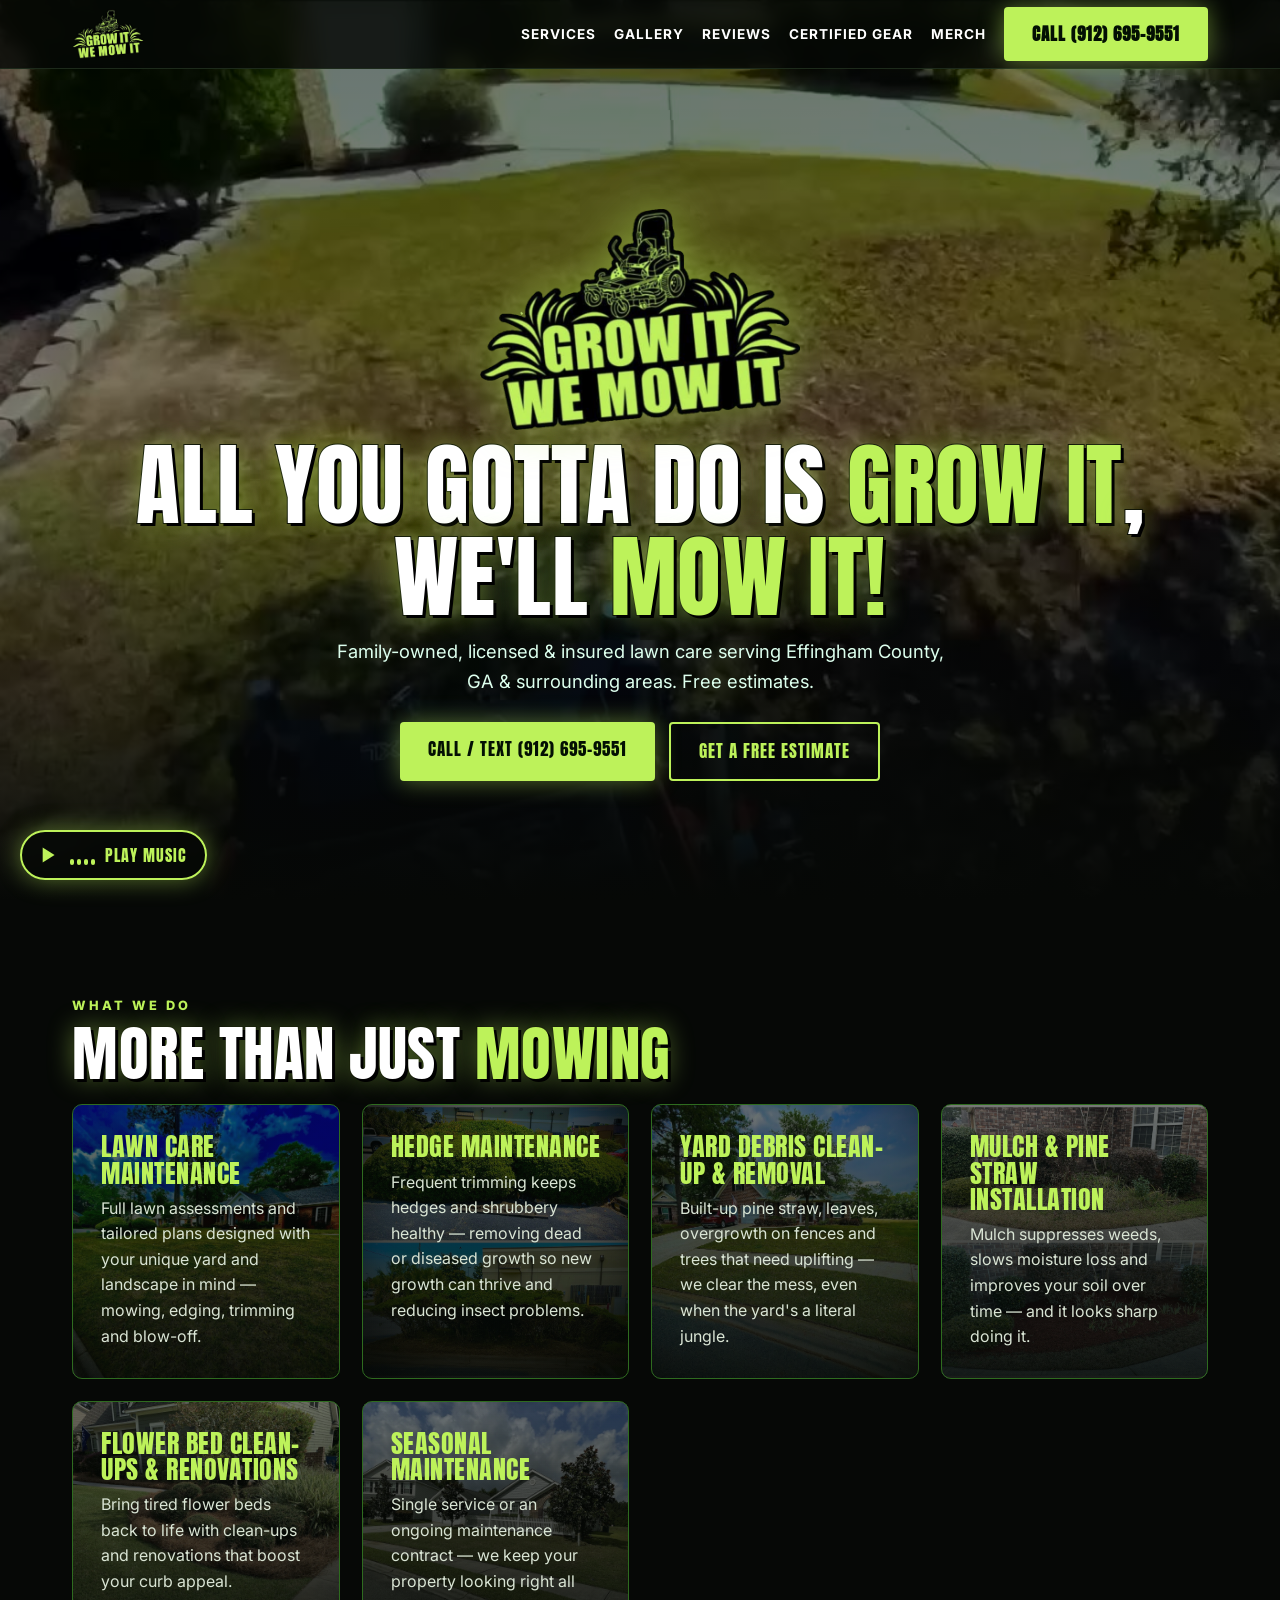
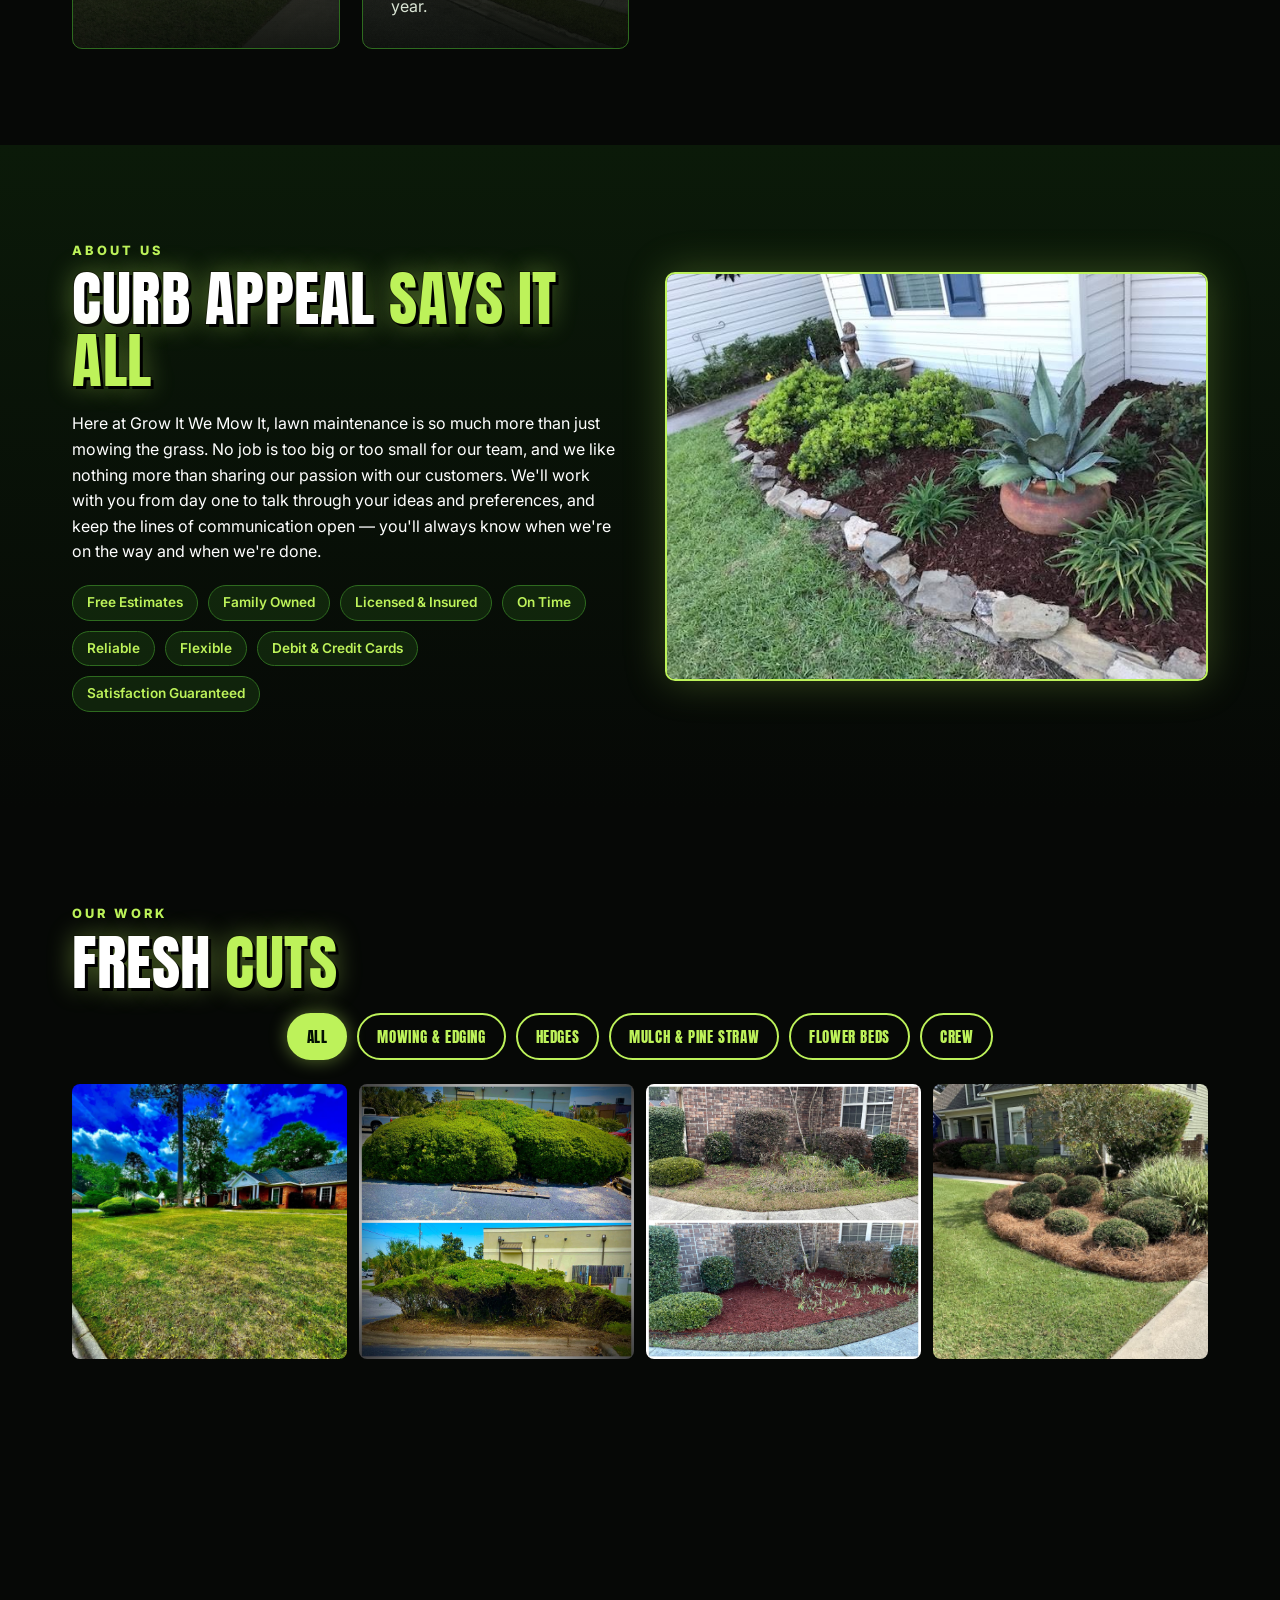
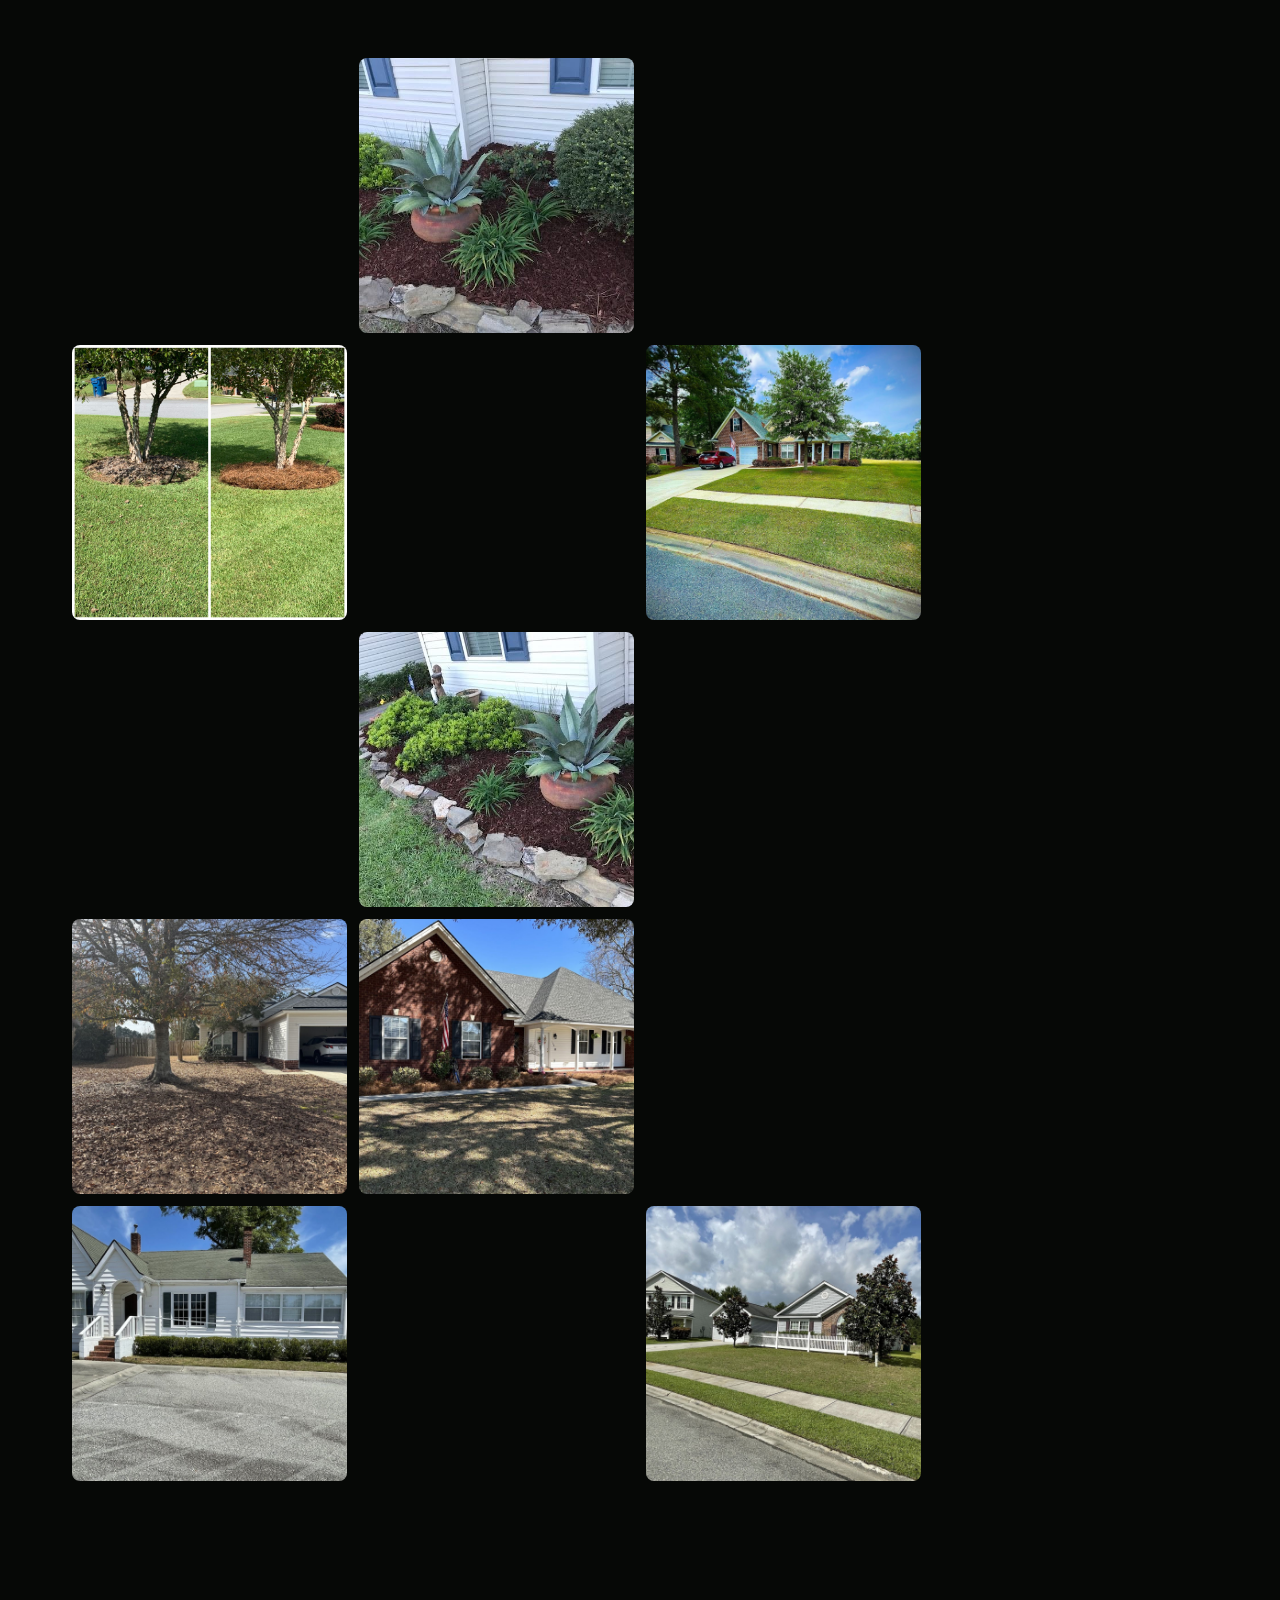
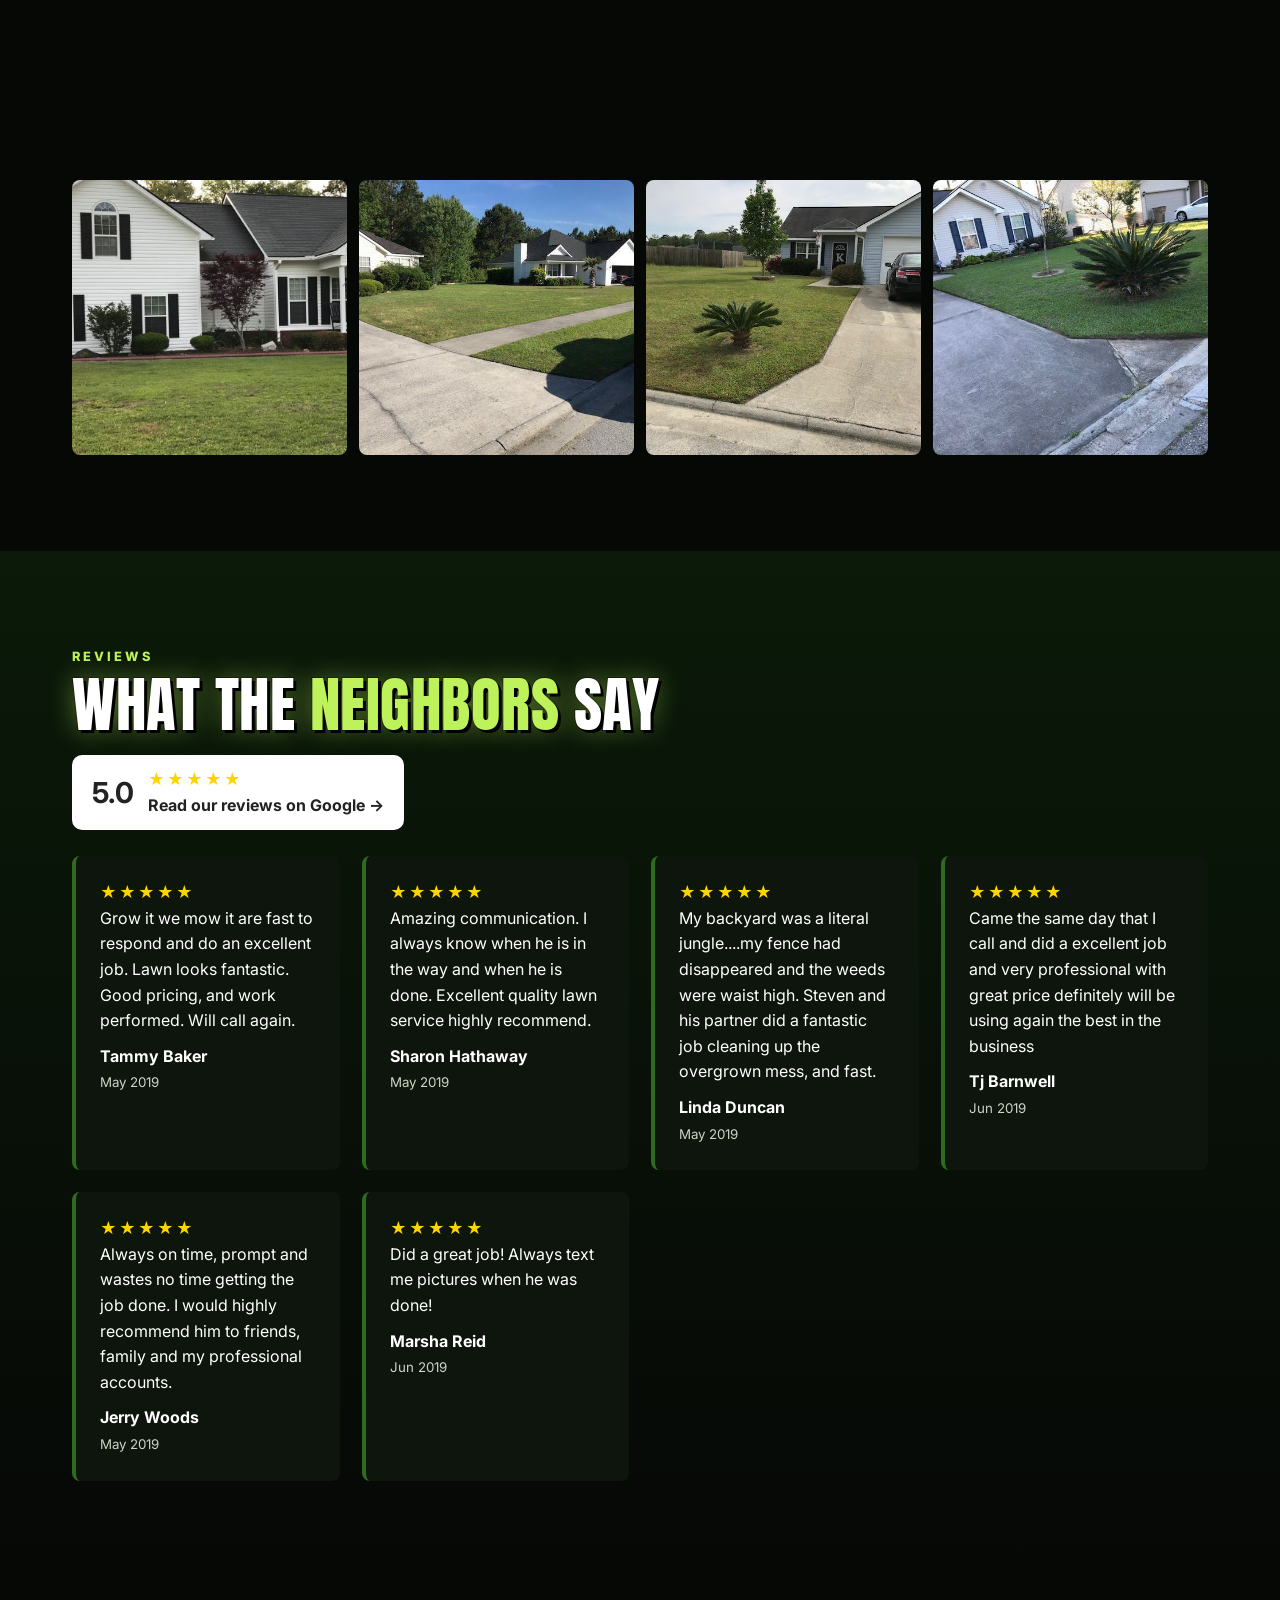
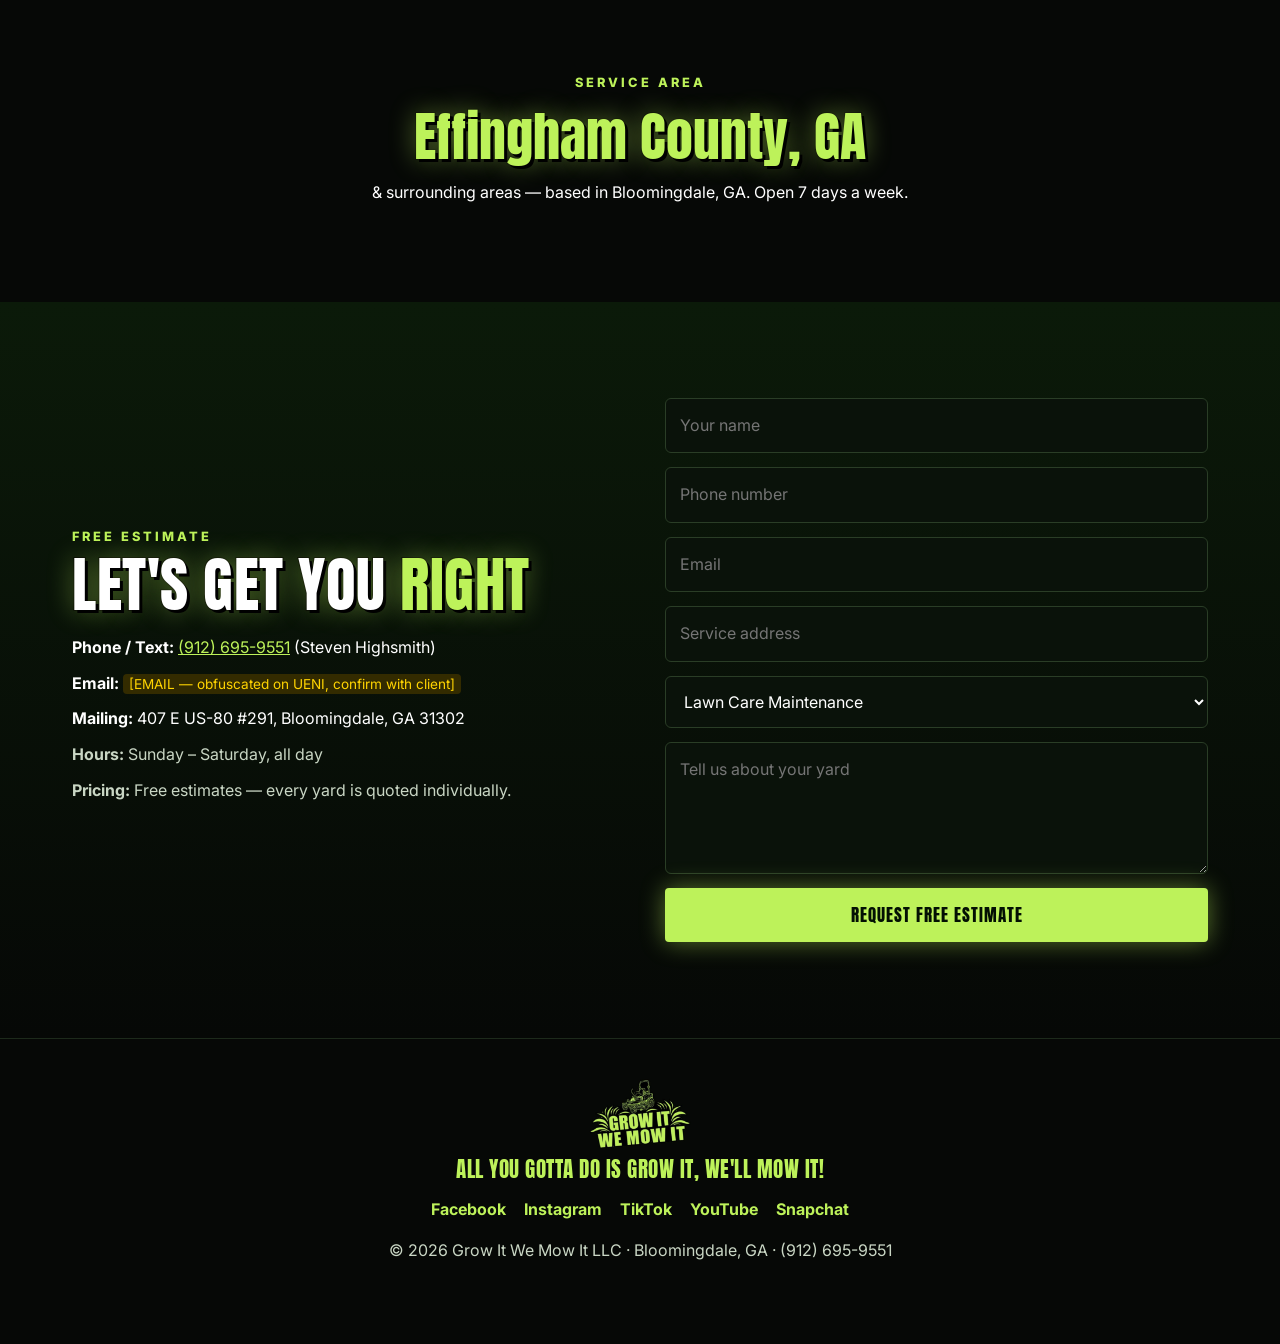
<file: index.html>
<!doctype html><html lang="en"><head><meta charset="utf-8"><meta name="viewport" content="width=device-width,initial-scale=1"><link rel="preconnect" href="https://fonts.googleapis.com"><link href="https://fonts.googleapis.com/css2?family=Anton&family=Inter:wght@400;600;700;800&display=swap" rel="stylesheet"><link rel="stylesheet" href="style.css"><link rel="icon" href="assets/logo-clean.png"><title>Grow It We Mow It | Lawn Care in Effingham County, GA</title><meta name="description" content="Lawn mowing, hedge maintenance, yard debris cleanup and mulch installation in Effingham, GA and surrounding areas. Free estimates. (912) 695-9551."></head><body>
<nav><div class="wrap"><a href="index.html"><img src="assets/logo-clean.png" alt="Grow It We Mow It logo"></a><ul><li><a href="index.html#services">Services</a></li><li><a href="index.html#gallery">Gallery</a></li><li><a href="index.html#reviews">Reviews</a></li><li><a href="gear.html">Certified Gear</a></li><li class="cta mmerch"><a href="merch.html">Merch</a></li><li class="cta shopdd"><details><summary>Shop &#9662;</summary><div class="ddm"><a href="merch.html">Merch</a><a href="gear.html">&#9733; Certified Gear</a></div></details></li><li class="cta"><a class="btn navcall" href="tel:+19126959551" aria-label="Call (912) 695-9551"><span class="cfull">Call (912) 695-9551</span><span class="cmob">call</span></a></li></ul></div></nav>
<header class="hero"><div class="vid"><video autoplay muted loop playsinline preload="auto" poster="assets/hero-poster.jpg" aria-hidden="true"><source src="assets/hero.mp4" type="video/mp4"></video></div>
<div class="in"><img class="logo" src="assets/logo-clean.png" alt="Grow It We Mow It"><h1>All You Gotta Do Is <span>Grow It</span>,<br>We'll <span>Mow It!</span></h1><p>Family-owned, licensed &amp; insured lawn care serving Effingham County, GA &amp; surrounding areas. Free estimates.</p>
<div class="ctas"><a class="btn" href="tel:+19126959551">Call / Text (912) 695-9551</a><a class="btn ghost" href="#quote">Get a Free Estimate</a></div></div>
<audio id="heroAudio" src="assets/hero-audio.mp3" autoplay loop preload="auto"></audio>
</header>
<section id="services"><div class="wrap"><div class="kick">What we do</div><h2>More than just <span>mowing</span></h2><div class="grid">
<div class="card bg" style="--bg:url(assets/gallery/gbp-mowing-09.jpg)"><h3>Lawn Care Maintenance</h3><p>Full lawn assessments and tailored plans designed with your unique yard and landscape in mind — mowing, edging, trimming and blow-off.</p></div>
<div class="card bg" style="--bg:url(assets/gallery/gbp-hedges-04.jpg)"><h3>Hedge Maintenance</h3><p>Frequent trimming keeps hedges and shrubbery healthy — removing dead or diseased growth so new growth can thrive and reducing insect problems.</p></div>
<div class="card bg" style="--bg:url(assets/gallery/gbp-mowing-04.jpg)"><h3>Yard Debris Clean-up &amp; Removal</h3><p>Built-up pine straw, leaves, overgrowth on fences and trees that need uplifting — we clear the mess, even when the yard's a literal jungle.</p></div>
<div class="card bg" style="--bg:url(assets/gallery/gbp-mulch-01.jpg)"><h3>Mulch &amp; Pine Straw Installation</h3><p>Mulch suppresses weeds, slows moisture loss and improves your soil over time — and it looks sharp doing it.</p></div>
<div class="card bg" style="--bg:url(assets/gallery/gbp-flowerbed-01.jpg)"><h3>Flower Bed Clean-ups &amp; Renovations</h3><p>Bring tired flower beds back to life with clean-ups and renovations that boost your curb appeal.</p></div>
<div class="card bg" style="--bg:url(assets/gallery/gbp-mowing-13.jpg)"><h3>Seasonal Maintenance</h3><p>Single service or an ongoing maintenance contract — we keep your property looking right all year.</p></div>
</div></div></section>
<section class="alt" id="about"><div class="wrap two"><div><div class="kick">About us</div><h2>Curb appeal <span>says it all</span></h2>
<p>Here at Grow It We Mow It, lawn maintenance is so much more than just mowing the grass. No job is too big or too small for our team, and we like nothing more than sharing our passion with our customers. We'll work with you from day one to talk through your ideas and preferences, and keep the lines of communication open — you'll always know when we're on the way and when we're done.</p>
<div class="chips"><span>Free Estimates</span><span>Family Owned</span><span>Licensed &amp; Insured</span><span>On Time</span><span>Reliable</span><span>Flexible</span><span>Debit &amp; Credit Cards</span><span>Satisfaction Guaranteed</span></div></div>
<img src="assets/gallery/ueni-2.jpg" alt="Fresh mulch bed and landscaping by Grow It We Mow It"></div></section>
<section id="gallery"><div class="wrap"><div class="kick">Our work</div><h2>Fresh <span>cuts</span></h2><div class="filt" id="filt"><button class="on" data-f="all">All</button><button data-f="mowing">Mowing &amp; Edging</button><button data-f="hedges">Hedges</button><button data-f="mulch">Mulch &amp; Pine Straw</button><button data-f="flowerbed">Flower Beds</button><button data-f="crew">Crew</button></div><div class="gal" id="gal"></div></div></section>
<div class="lb" id="lb"><button class="x" aria-label="Close">×</button><button class="pv" aria-label="Previous">‹</button><img alt=""><button class="nx" aria-label="Next">›</button></div>
<section class="alt" id="reviews"><div class="wrap"><div class="kick">Reviews</div><h2>What the <span>neighbors</span> say</h2>
<a class="badge" id="gBadge" href="https://maps.google.com/?cid=11641152876543455804" target="_blank"><span class="n">5.0</span><span><span class="stars">★★★★★</span><br>Read our reviews on Google →</span></a>
<!-- Optional: paste an Elfsight / Trustindex Google Reviews widget here instead of reviews.js -->
<div class="grid" id="gReviews">
<div class="rv"><div class="stars">★★★★★</div><p>Grow it we mow it are fast to respond and do an excellent job. Lawn looks fantastic. Good pricing, and work performed. Will call again.</p><b>Tammy Baker</b><small>May 2019</small></div>
<div class="rv"><div class="stars">★★★★★</div><p>Amazing communication. I always know when he is in the way and when he is done. Excellent quality lawn service highly recommend.</p><b>Sharon Hathaway</b><small>May 2019</small></div>
<div class="rv"><div class="stars">★★★★★</div><p>My backyard was a literal jungle....my fence had disappeared and the weeds were waist high. Steven and his partner did a fantastic job cleaning up the overgrown mess, and fast.</p><b>Linda Duncan</b><small>May 2019</small></div>
<div class="rv"><div class="stars">★★★★★</div><p>Came the same day that I call and did a excellent job and very professional with great price definitely will be using again the best in the business</p><b>Tj Barnwell</b><small>Jun 2019</small></div>
<div class="rv"><div class="stars">★★★★★</div><p>Always on time, prompt and wastes no time getting the job done. I would highly recommend him to friends, family and my professional accounts.</p><b>Jerry Woods</b><small>May 2019</small></div>
<div class="rv"><div class="stars">★★★★★</div><p>Did a great job! Always text me pictures when he was done!</p><b>Marsha Reid</b><small>Jun 2019</small></div>
</div></div></section>
<section class="area" id="area"><div class="wrap"><div class="kick">Service area</div><p class="big">Effingham County, GA</p><p>&amp; surrounding areas — based in Bloomingdale, GA. Open 7 days a week.</p></div></section>
<section class="alt" id="quote"><div class="wrap two"><div class="info"><div class="kick">Free estimate</div><h2>Let's get you <span>right</span></h2>
<p><b>Phone / Text:</b> <a href="tel:+19126959551">(912) 695-9551</a> (Steven Highsmith)</p><p><b>Email:</b> <span class="ph">[EMAIL — obfuscated on UENI, confirm with client]</span></p><p><b>Mailing:</b> 407 E US-80 #291, Bloomingdale, GA 31302</p><p class="hours"><b>Hours:</b> Sunday – Saturday, all day</p><p class="hours"><b>Pricing:</b> Free estimates — every yard is quoted individually.</p></div>
<form action="#" onsubmit="alert('Form not connected yet — hook up Formspree/Netlify Forms (see README).');return false"><input required placeholder="Your name"><input type="tel" required placeholder="Phone number"><input type="email" placeholder="Email"><input placeholder="Service address"><select><option>Lawn Care Maintenance</option><option>Hedge Maintenance</option><option>Yard Debris Clean-up &amp; Removal</option><option>Mulch &amp; Pine Straw Installation</option><option>Flower Bed Clean-up / Renovation</option><option>Seasonal Maintenance</option></select><textarea rows="4" placeholder="Tell us about your yard"></textarea><button class="btn">Request Free Estimate</button></form></div></section>
<footer><div class="wrap"><img src="assets/logo-clean.png" alt="" style="height:70px;margin:0 auto"><p class="disp" style="color:var(--g);font-size:1.3rem;margin-top:10px">All You Gotta Do Is Grow It, We'll Mow It!</p><div class="soc"><a href="https://www.facebook.com/GrowItWeMowIt/" target="_blank">Facebook</a><a href="https://instagram.com/growitwemowit/" target="_blank">Instagram</a><a href="https://www.tiktok.com/@growitwemowit" target="_blank">TikTok</a><a href="https://www.youtube.com/channel/UCXqHM2fKAIJ23FaLalj8VtA" target="_blank">YouTube</a><a href="https://snapchat.com/t/PC0J5tAv" target="_blank">Snapchat</a></div><p>© 2026 Grow It We Mow It LLC · Bloomingdale, GA · (912) 695-9551</p></div></footer><button type="button" class="snd" id="sndBtn" aria-label="Play music" aria-pressed="false"><span class="ring" aria-hidden="true"></span><svg class="i-play" viewBox="0 0 24 24" aria-hidden="true"><path d="M8 5v14l11-7z"/></svg><svg class="i-pause" viewBox="0 0 24 24" aria-hidden="true"><path d="M6 5h4v14H6zM14 5h4v14h-4z"/></svg><span class="eq" aria-hidden="true"><i></i><i></i><i></i><i></i></span><span class="lbl">Play music</span></button><script src="sound.js"></script><script src="gallery.js"></script><script src="reviews.js"></script></body></html>
</file>
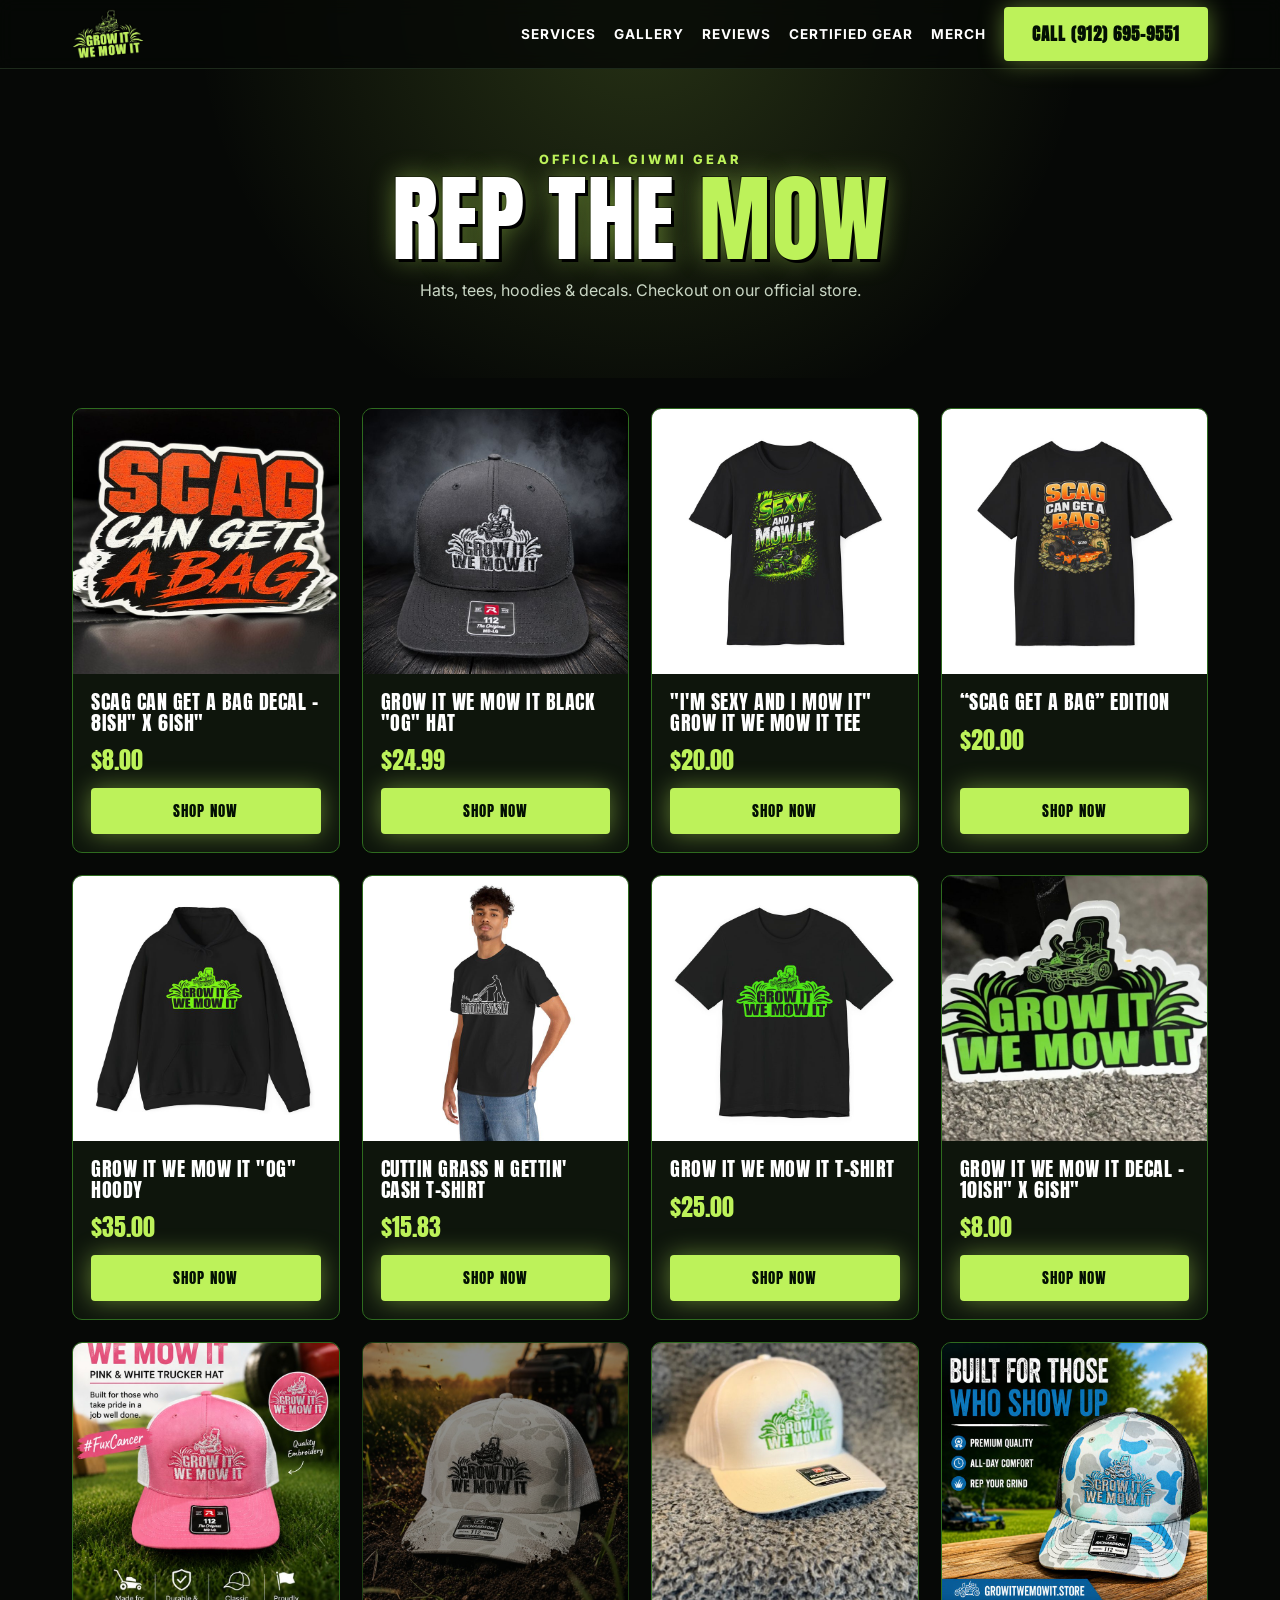
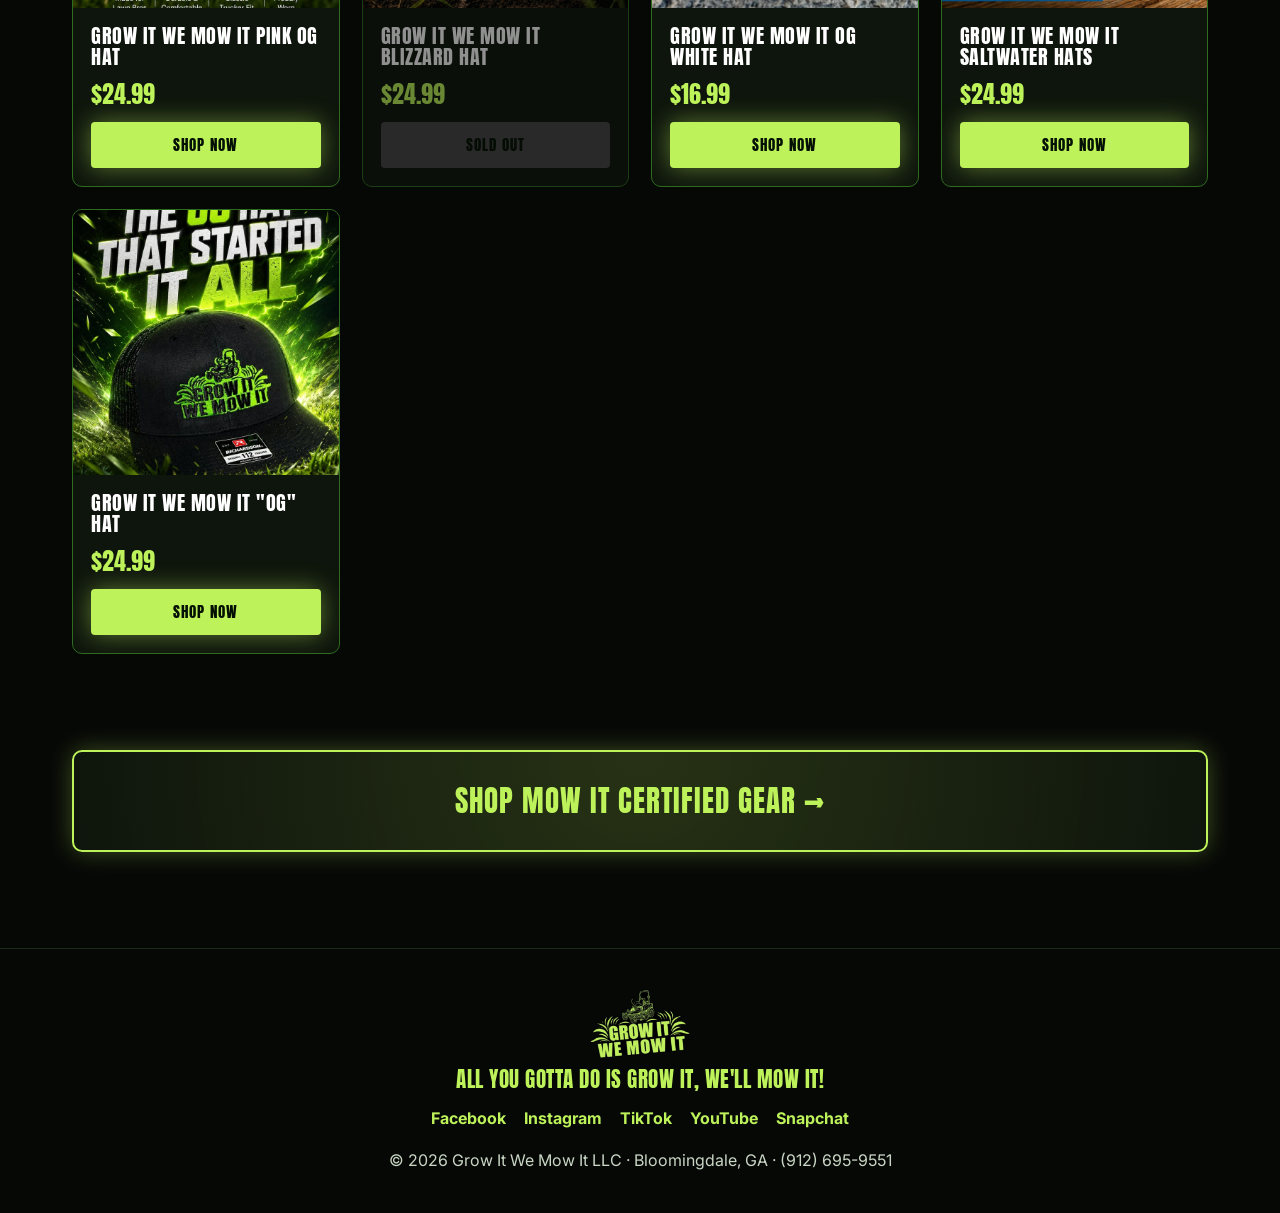
<file: merch.html>
<!doctype html><html lang="en"><head><meta charset="utf-8"><meta name="viewport" content="width=device-width,initial-scale=1"><link rel="preconnect" href="https://fonts.googleapis.com"><link href="https://fonts.googleapis.com/css2?family=Anton&family=Inter:wght@400;600;700;800&display=swap" rel="stylesheet"><link rel="stylesheet" href="style.css"><link rel="icon" href="assets/logo-clean.png"><title>Merch | Grow It We Mow It</title></head><body>
<nav><div class="wrap"><a href="index.html"><img src="assets/logo-clean.png" alt="Grow It We Mow It logo"></a><ul><li><a href="index.html#services">Services</a></li><li><a href="index.html#gallery">Gallery</a></li><li><a href="index.html#reviews">Reviews</a></li><li><a href="gear.html">Certified Gear</a></li><li class="cta mmerch"><a href="merch.html">Merch</a></li><li class="cta shopdd"><details><summary>Shop &#9662;</summary><div class="ddm"><a href="merch.html">Merch</a><a href="gear.html">&#9733; Certified Gear</a></div></details></li><li class="cta"><a class="btn navcall" href="tel:+19126959551" aria-label="Call (912) 695-9551"><span class="cfull">Call (912) 695-9551</span><span class="cmob">call</span></a></li></ul></div></nav>
<header class="mhero"><div class="wrap"><div class="kick">Official GIWMI gear</div><h1 style="font-size:clamp(2.6rem,8vw,6rem)">Rep the <span style="color:var(--g)">Mow</span></h1><p style="color:var(--mut);margin:10px 0 24px">Hats, tees, hoodies &amp; decals. Checkout on our official store.</p></div></header>
<section style="padding-top:30px"><div class="wrap"><div class="grid"><div class="prod"><img loading="lazy" src="assets/grow-it-we-mow-it-decal-10ish-x-6ish-copy.jpg" alt="Scag Can Get A Bag Decal - 8ish&quot; x 6ish&quot;"><div class="b"><h3>Scag Can Get A Bag Decal - 8ish&quot; x 6ish&quot;</h3><div class="price">$8.00</div><a class="btn" href="https://growitwemowit.store/products/grow-it-we-mow-it-decal-10ish-x-6ish-copy" target="_blank">Shop Now</a></div></div>
<div class="prod"><img loading="lazy" src="assets/grow-it-we-mow-it-black-white-hat.jpg" alt="Grow It We Mow It Black &quot;OG&quot; Hat"><div class="b"><h3>Grow It We Mow It Black &quot;OG&quot; Hat</h3><div class="price">$24.99</div><a class="btn" href="https://growitwemowit.store/products/grow-it-we-mow-it-black-white-hat" target="_blank">Shop Now</a></div></div>
<div class="prod"><img loading="lazy" src="assets/im-sexy-and-i-mow-it-grow-it-we-mow-it-tee.jpg" alt="&quot;I&#x27;m Sexy and I Mow It&quot; Grow It We Mow It Tee"><div class="b"><h3>&quot;I&#x27;m Sexy and I Mow It&quot; Grow It We Mow It Tee</h3><div class="price">$20.00</div><a class="btn" href="https://growitwemowit.store/products/im-sexy-and-i-mow-it-grow-it-we-mow-it-tee" target="_blank">Shop Now</a></div></div>
<div class="prod"><img loading="lazy" src="assets/scag-get-a-bag-edition.jpg" alt="“Scag Get A Bag” Edition"><div class="b"><h3>“Scag Get A Bag” Edition</h3><div class="price">$20.00</div><a class="btn" href="https://growitwemowit.store/products/scag-get-a-bag-edition" target="_blank">Shop Now</a></div></div>
<div class="prod"><img loading="lazy" src="assets/grow-it-we-mow-it-hoody.jpg" alt="Grow It We Mow It &quot;OG&quot; Hoody"><div class="b"><h3>Grow It We Mow It &quot;OG&quot; Hoody</h3><div class="price">$35.00</div><a class="btn" href="https://growitwemowit.store/products/grow-it-we-mow-it-hoody" target="_blank">Shop Now</a></div></div>
<div class="prod"><img loading="lazy" src="assets/cuttin-grass-n-gettin-cash-t-shirt.jpg" alt="Cuttin Grass N Gettin&#x27; Cash T-Shirt"><div class="b"><h3>Cuttin Grass N Gettin&#x27; Cash T-Shirt</h3><div class="price">$15.83</div><a class="btn" href="https://growitwemowit.store/products/cuttin-grass-n-gettin-cash-t-shirt" target="_blank">Shop Now</a></div></div>
<div class="prod"><img loading="lazy" src="assets/grow-it-we-mow-it-t-shirt.jpg" alt="Grow It We Mow It T-Shirt"><div class="b"><h3>Grow It We Mow It T-Shirt</h3><div class="price">$25.00</div><a class="btn" href="https://growitwemowit.store/products/grow-it-we-mow-it-t-shirt" target="_blank">Shop Now</a></div></div>
<div class="prod"><img loading="lazy" src="assets/grow-it-we-mow-it-decal-10ish-x-6ish.jpg" alt="Grow It We Mow It Decal - 10ish&quot; x 6ish&quot;"><div class="b"><h3>Grow It We Mow It Decal - 10ish&quot; x 6ish&quot;</h3><div class="price">$8.00</div><a class="btn" href="https://growitwemowit.store/products/grow-it-we-mow-it-decal-10ish-x-6ish" target="_blank">Shop Now</a></div></div>
<div class="prod"><img loading="lazy" src="assets/grow-it-we-mow-it-og-hats-copy.jpg" alt="Grow It We Mow It Pink OG Hat"><div class="b"><h3>Grow It We Mow It Pink OG Hat</h3><div class="price">$24.99</div><a class="btn" href="https://growitwemowit.store/products/grow-it-we-mow-it-og-hats-copy" target="_blank">Shop Now</a></div></div>
<div class="prod so"><img loading="lazy" src="assets/grow-it-we-mow-it-blizzard-hat.jpg" alt="Grow It We Mow It Blizzard Hat"><div class="b"><h3>Grow It We Mow It Blizzard Hat</h3><div class="price">$24.99</div><a class="btn" href="https://growitwemowit.store/products/grow-it-we-mow-it-blizzard-hat" target="_blank">Sold Out</a></div></div>
<div class="prod"><img loading="lazy" src="assets/grow-it-we-mow-it-saltwater-hats-copy.jpg" alt="Grow It We Mow It OG White Hat"><div class="b"><h3>Grow It We Mow It OG White Hat</h3><div class="price">$16.99</div><a class="btn" href="https://growitwemowit.store/products/grow-it-we-mow-it-saltwater-hats-copy" target="_blank">Shop Now</a></div></div>
<div class="prod"><img loading="lazy" src="assets/grow-it-we-mow-it-saltwater-camo-hats.jpg" alt="Grow It We Mow It Saltwater Hats"><div class="b"><h3>Grow It We Mow It Saltwater Hats</h3><div class="price">$24.99</div><a class="btn" href="https://growitwemowit.store/products/grow-it-we-mow-it-saltwater-camo-hats" target="_blank">Shop Now</a></div></div>
<div class="prod"><img loading="lazy" src="assets/grow-it-we-mow-it-og-hats.jpg" alt="Grow It We Mow It &quot;OG&quot; Hat"><div class="b"><h3>Grow It We Mow It &quot;OG&quot; Hat</h3><div class="price">$24.99</div><a class="btn" href="https://growitwemowit.store/products/grow-it-we-mow-it-og-hats" target="_blank">Shop Now</a></div></div></div></div></section>
<section style="padding-top:0"><div class="wrap"><a class="gearbn" href="gear.html">Shop Mow It Certified Gear &rarr;</a></div></section>
<footer><div class="wrap"><img src="assets/logo-clean.png" alt="" style="height:70px;margin:0 auto"><p class="disp" style="color:var(--g);font-size:1.3rem;margin-top:10px">All You Gotta Do Is Grow It, We'll Mow It!</p><div class="soc"><a href="https://www.facebook.com/GrowItWeMowIt/" target="_blank">Facebook</a><a href="https://instagram.com/growitwemowit/" target="_blank">Instagram</a><a href="https://www.tiktok.com/@growitwemowit" target="_blank">TikTok</a><a href="https://www.youtube.com/channel/UCXqHM2fKAIJ23FaLalj8VtA" target="_blank">YouTube</a><a href="https://snapchat.com/t/PC0J5tAv" target="_blank">Snapchat</a></div><p>© 2026 Grow It We Mow It LLC · Bloomingdale, GA · (912) 695-9551</p></div></footer></body></html>
</file>
<file: style.css>
:root{--g:#bdf25a;--g2:#2e6b1f;--bk:#060806;--dk:#0e150c;--tx:#ffffff;--mut:#c9d6c4}
*{box-sizing:border-box;margin:0;padding:0}html{scroll-behavior:smooth}
body{background:var(--bk);color:var(--tx);font-family:'Inter',system-ui,sans-serif;line-height:1.6}
h1,h2,h3,.disp{font-family:'Anton',Impact,sans-serif;text-transform:uppercase;letter-spacing:.5px;line-height:1.02;font-weight:400}
a{color:var(--g)}img{max-width:100%;display:block}
.wrap{max-width:1180px;margin:auto;padding:0 22px}
nav{position:fixed;top:0;left:0;right:0;z-index:50;background:rgba(5,8,5,.82);backdrop-filter:blur(8px);border-bottom:1px solid #1d2a1b}
nav .wrap{display:flex;align-items:center;justify-content:space-between;height:68px}
nav img{height:50px}nav ul{display:flex;gap:18px;list-style:none;align-items:center}
nav ul a{color:var(--tx);text-decoration:none;font-weight:700;font-size:.85rem;text-transform:uppercase;letter-spacing:1px}
nav ul a:hover{color:var(--g)}
.btn{display:inline-block;background:var(--g);color:#031003!important;font-family:'Anton',sans-serif;text-transform:uppercase;letter-spacing:1px;padding:14px 28px;border-radius:4px;text-decoration:none;font-size:1.05rem;border:0;cursor:pointer;box-shadow:0 0 24px rgba(189,242,90,.45);transition:.2s}
.btn:hover{transform:translateY(-2px);box-shadow:0 0 40px rgba(189,242,90,.7)}
.btn.ghost{background:transparent;color:var(--g)!important;border:2px solid var(--g);box-shadow:none}
.hero{position:relative;height:100vh;min-height:620px;overflow:hidden;display:flex;align-items:center;justify-content:center;text-align:center}
.vid{position:absolute;inset:0;pointer-events:none;background:#000 url(assets/hero-poster.jpg) center/cover}
.vid video{position:absolute;inset:0;width:100%;height:100%;object-fit:cover}
.hero:after{content:"";position:absolute;inset:0;background:linear-gradient(180deg,rgba(0,0,0,.55),rgba(0,0,0,.45) 50%,var(--bk))}
.hero .in{position:relative;z-index:2;padding:90px 20px 0}
.hero .logo{width:min(320px,62vw);margin:0 auto 10px;filter:drop-shadow(0 0 22px rgba(189,242,90,.5))}
.hero h1{font-size:clamp(2.4rem,7vw,5.6rem);text-shadow:0 4px 30px #000}.hero h1 span{color:var(--g)}
.hero p{font-size:1.15rem;margin:14px auto 26px;max-width:620px;color:#dfe}
.ctas{display:flex;gap:14px;justify-content:center;flex-wrap:wrap}
section{padding:96px 0}.kick{color:var(--g);font-weight:800;letter-spacing:3px;text-transform:uppercase;font-size:.8rem}
h2{font-size:clamp(2.2rem,5vw,3.8rem);margin:6px 0 20px}h2 span{color:var(--g)}
.grid{display:grid;gap:22px;grid-template-columns:repeat(auto-fit,minmax(250px,1fr))}
.card{background:var(--dk);border:1px solid #1f2e1c;border-radius:10px;padding:28px;transition:.25s}
.card:hover{border-color:var(--g);transform:translateY(-4px)}.card h3{font-size:1.6rem;color:var(--g);margin-bottom:10px}
.card p{color:var(--mut)}.alt{background:linear-gradient(180deg,#081108,#050805)}
.two{display:grid;grid-template-columns:1fr 1fr;gap:50px;align-items:center}
.two img{border-radius:10px;border:2px solid var(--g);box-shadow:0 0 40px rgba(189,242,90,.25)}
.chips{display:flex;flex-wrap:wrap;gap:10px;margin-top:20px}.chips span{border:1px solid var(--g2);color:var(--g);padding:6px 14px;border-radius:30px;font-size:.85rem;font-weight:600}
.gal{display:grid;grid-template-columns:repeat(auto-fill,minmax(220px,1fr));gap:12px}
.gal img{width:100%;aspect-ratio:1;object-fit:cover;border-radius:8px;cursor:zoom-in;transition:.25s}.gal img:hover{transform:scale(1.03);outline:2px solid var(--g)}
.lb{position:fixed;inset:0;background:rgba(0,0,0,.94);display:none;align-items:center;justify-content:center;z-index:100}
.lb.on{display:flex}.lb img{max-width:92vw;max-height:86vh;border-radius:6px}
.lb button{position:absolute;background:none;border:0;color:var(--g);font-size:3rem;cursor:pointer;padding:10px 18px}
.lb .x{top:10px;right:10px}.lb .pv{left:6px}.lb .nx{right:6px}
.rv{background:var(--dk);border-left:4px solid var(--g);padding:24px;border-radius:8px}.stars{color:#ffd400;letter-spacing:2px}
.rv b{display:block;margin-top:10px}.rv small{color:var(--mut)}
.badge{display:inline-flex;gap:14px;align-items:center;background:#fff;color:#222;padding:12px 20px;border-radius:10px;margin-bottom:26px;text-decoration:none;font-weight:700}
.badge .n{font-size:1.8rem}
.area{text-align:center}.area .big{font-family:Anton;font-size:clamp(2rem,5vw,3.4rem);color:var(--g)}
form{display:grid;gap:14px}input,textarea,select{width:100%;padding:14px;background:#0a120a;border:1px solid #2a3d26;color:var(--tx);border-radius:6px;font:inherit}
input:focus,textarea:focus{outline:2px solid var(--g)}
.info p{margin-bottom:10px}.hours{color:var(--mut)}
footer{border-top:1px solid #1d2a1b;padding:40px 0;text-align:center;color:var(--mut)}
.soc{display:flex;gap:18px;justify-content:center;margin:16px 0;flex-wrap:wrap}.soc a{text-decoration:none;font-weight:700}
.ph{background:#332b00;color:#ffd400;padding:2px 6px;border-radius:4px;font-size:.85em}
.prod{background:var(--dk);border:1px solid #1f2e1c;border-radius:10px;overflow:hidden;display:flex;flex-direction:column;transition:.25s}
.prod:hover{border-color:var(--g);transform:translateY(-4px)}.prod img{aspect-ratio:1;object-fit:cover;background:#fff;width:100%}
.prod .b{padding:18px;display:flex;flex-direction:column;gap:8px;flex:1}.prod h3{font-size:1.25rem}.price{color:var(--g);font-family:Anton;font-size:1.5rem}
.prod .btn{margin-top:auto;text-align:center;font-size:.95rem;padding:11px}.so{opacity:.55}.so .btn{background:#444;box-shadow:none}
.mhero{padding:150px 0 50px;text-align:center;background:radial-gradient(circle at 50% 0,rgba(189,242,90,.18),transparent 60%)}
@media(max-width:800px){nav ul li:not(.cta){display:none}.two{grid-template-columns:1fr}section{padding:70px 0}nav ul .btn{padding:10px 14px;font-size:.85rem}}
.hero h1,h2,.mhero h1,.area .big{-webkit-text-stroke:2px #000;paint-order:stroke fill;text-shadow:3px 3px 0 #000,0 0 26px rgba(189,242,90,.45)}
.card,.prod,.rv{border-color:var(--g2)}.chips span{border-color:var(--g2);background:rgba(46,107,31,.25)}
.alt{background:linear-gradient(180deg,#0b1a09,#060806)}
.filt{display:flex;flex-wrap:wrap;gap:10px;justify-content:center;margin:0 0 24px}
.filt button{font-family:Anton,Impact,sans-serif;font-weight:400;text-transform:uppercase;letter-spacing:.04em;font-size:.95rem;padding:10px 18px;border-radius:999px;border:2px solid var(--g);background:transparent;color:var(--g);cursor:pointer;transition:.2s}
.filt button:hover{background:rgba(189,242,90,.12)}.filt button.on{background:var(--g);color:#031003;box-shadow:0 0 18px rgba(189,242,90,.45)}
.gal img[hidden]{display:none}
.card.bg{position:relative;overflow:hidden;background:linear-gradient(180deg,rgba(5,8,5,.55),rgba(5,8,5,.92)),var(--bg) center/cover}
.card.bg p{color:#d9e4d4}

@media(max-width:600px){.filt button{font-size:.8rem;padding:8px 12px}.gal{grid-template-columns:repeat(2,1fr);gap:8px}}
/* Music play/pause button */
.snd{position:absolute;right:22px;bottom:26px;z-index:3;display:flex;align-items:center;gap:10px;background:rgba(6,8,6,.75);color:var(--g);border:2px solid var(--g);border-radius:999px;padding:10px 18px 10px 12px;font-family:'Anton',sans-serif;text-transform:uppercase;letter-spacing:1px;font-size:1rem;cursor:pointer;box-shadow:0 0 24px rgba(189,242,90,.45);backdrop-filter:blur(4px);transition:transform .2s,box-shadow .2s,background .2s}
.snd:hover,.snd:focus-visible{transform:translateY(-3px) scale(1.05);box-shadow:0 0 36px rgba(189,242,90,.8);background:rgba(14,21,12,.9)}
.snd:focus-visible{outline:3px solid #fff;outline-offset:3px}
.snd svg{width:26px;height:26px;fill:var(--g);flex:none}
.snd .i-pause,.snd[aria-pressed="true"] .i-play{display:none}
.snd[aria-pressed="true"] .i-pause{display:block}
.snd .ring{position:absolute;inset:-2px;border-radius:inherit;border:2px solid var(--g);opacity:0;pointer-events:none}
.snd[aria-pressed="true"] .ring{animation:sndPulse 1.6s ease-out infinite}
.snd .eq{display:flex;align-items:flex-end;gap:3px;height:20px}
.snd .eq i{width:4px;height:30%;background:var(--g);border-radius:2px}
.snd[aria-pressed="true"] .eq i{animation:sndEq .9s ease-in-out infinite alternate}
.snd .eq i:nth-child(2){animation-delay:-.3s!important}.snd .eq i:nth-child(3){animation-delay:-.6s!important}.snd .eq i:nth-child(4){animation-delay:-.15s!important}
@keyframes sndEq{0%{height:20%}100%{height:100%}}
@keyframes sndPulse{0%{transform:scale(1);opacity:.8}100%{transform:scale(1.35);opacity:0}}
@media(max-width:600px){.snd{right:12px;bottom:14px;padding:8px 14px 8px 10px;font-size:.85rem}.snd svg{width:22px;height:22px}}
@media(prefers-reduced-motion:reduce){.snd,.snd .ring,.snd .eq i{animation:none!important;transition:none}.snd:hover{transform:none}.snd[aria-pressed="true"] .eq i{height:70%}}
/* Shop Picks */
.aff{text-align:center;color:var(--mut);font-size:.9rem;margin:0 0 22px}
.picks{display:grid;grid-template-columns:repeat(auto-fill,minmax(240px,1fr));gap:20px}
.pick{display:flex;flex-direction:column;background:var(--dk);border:1px solid rgba(189,242,90,.25);border-radius:10px;overflow:hidden;text-decoration:none;color:var(--tx);transition:transform .2s,box-shadow .2s,border-color .2s}
.pick:hover,.pick:focus-visible{transform:translateY(-5px);border-color:var(--g);box-shadow:0 0 28px rgba(189,242,90,.45)}
.pick img{width:100%;aspect-ratio:1;object-fit:cover;background:#000;transition:transform .3s}
.pick:hover img{transform:scale(1.05)}
.pick .b{padding:16px;display:flex;flex-direction:column;gap:10px;flex:1}
.pick h3{font-size:1.05rem;line-height:1.3}
.pick .go{margin-top:auto;font-family:'Anton',sans-serif;text-transform:uppercase;letter-spacing:1px;color:var(--g)}
@media(prefers-reduced-motion:reduce){.pick,.pick img{transition:none}.pick:hover{transform:none}}
.gearbn{display:block;text-align:center;font-family:'Anton',sans-serif;text-transform:uppercase;letter-spacing:1px;font-size:clamp(1.2rem,3vw,1.8rem);color:var(--g);text-decoration:none;padding:26px 20px;border:2px solid var(--g);border-radius:10px;background:radial-gradient(circle at 50% 0,rgba(189,242,90,.18),var(--dk));box-shadow:0 0 24px rgba(189,242,90,.3);transition:transform .2s,box-shadow .2s}
.gearbn:hover,.gearbn:focus-visible{transform:translateY(-4px);box-shadow:0 0 36px rgba(189,242,90,.7)}
/* Floating music button (fixed bottom-left) */
.snd{position:fixed;left:calc(20px + env(safe-area-inset-left));right:auto;bottom:calc(20px + env(safe-area-inset-bottom));z-index:1000;transform-origin:50% 100%}
.snd[aria-pressed="true"]{animation:sndDance 1.2s ease-in-out infinite}
.snd[aria-pressed="false"]{animation:sndWiggle 4s ease-in-out infinite}
.snd:hover,.snd:focus-visible{animation-play-state:paused}
@keyframes sndDance{0%,100%{transform:translateY(0) rotate(0)}25%{transform:translateY(-6px) rotate(-4deg)}50%{transform:translateY(0) rotate(0)}75%{transform:translateY(-6px) rotate(4deg)}}
@keyframes sndWiggle{0%,82%,100%{transform:rotate(0) scale(1)}85%{transform:rotate(-8deg) scale(1.08)}88%{transform:rotate(7deg) scale(1.08)}91%{transform:rotate(-5deg) scale(1.05)}94%{transform:rotate(3deg)}}
@media(max-width:600px){.snd{left:calc(12px + env(safe-area-inset-left));bottom:calc(12px + env(safe-area-inset-bottom));padding:7px 12px 7px 9px;font-size:.8rem;gap:7px}.snd .eq{height:16px}body:has(.snd) footer{padding-bottom:70px}}
@media(min-width:601px){body:has(.snd) footer{padding-bottom:80px}}
@media(prefers-reduced-motion:reduce){.snd[aria-pressed],.snd:hover{animation:none!important;transform:none}}
.picks{grid-template-columns:repeat(auto-fill,minmax(170px,1fr));gap:14px;max-width:1000px;margin:0 auto}
.pick img{aspect-ratio:auto;height:140px;object-fit:contain;background:#fff;padding:8px}
.pick .b{padding:10px 12px;gap:6px}
.pick h3{font-size:.85rem;display:-webkit-box;-webkit-line-clamp:3;-webkit-box-orient:vertical;overflow:hidden}
.pick .go{font-size:.8rem}
@media(max-width:600px){.picks{grid-template-columns:repeat(2,1fr);gap:10px}.pick img{height:110px}}
.shopdd{display:none}
@media(max-width:800px){nav ul li.mmerch{display:none}nav ul li.shopdd{display:block;position:relative}
.shopdd summary{list-style:none;cursor:pointer;font-family:'Anton',sans-serif;text-transform:uppercase;letter-spacing:1px;color:var(--g);font-size:.95rem;padding:8px 4px}
.shopdd summary::-webkit-details-marker{display:none}
.shopdd .ddm{position:absolute;right:0;top:calc(100% + 8px);min-width:190px;background:var(--dk);border:1px solid var(--g);border-radius:10px;box-shadow:0 10px 30px rgba(0,0,0,.6),0 0 18px rgba(189,242,90,.25);padding:6px;z-index:1001;display:flex;flex-direction:column}
.shopdd .ddm a{padding:12px 14px;border-radius:6px;color:var(--tx);text-decoration:none;font-family:'Anton',sans-serif;text-transform:uppercase;letter-spacing:1px;font-size:.95rem}
.shopdd .ddm a:hover,.shopdd .ddm a:focus-visible{background:rgba(189,242,90,.15);color:var(--g)}
nav ul .btn{white-space:nowrap}}

.navcall .cmob{display:none}
@media(max-width:800px){nav ul .btn.navcall{padding:4px 10px;font-size:.68rem;letter-spacing:.5px;line-height:1.2;border-radius:999px}.navcall .cfull{display:none!important}.navcall .cmob{display:inline}}
</file>
